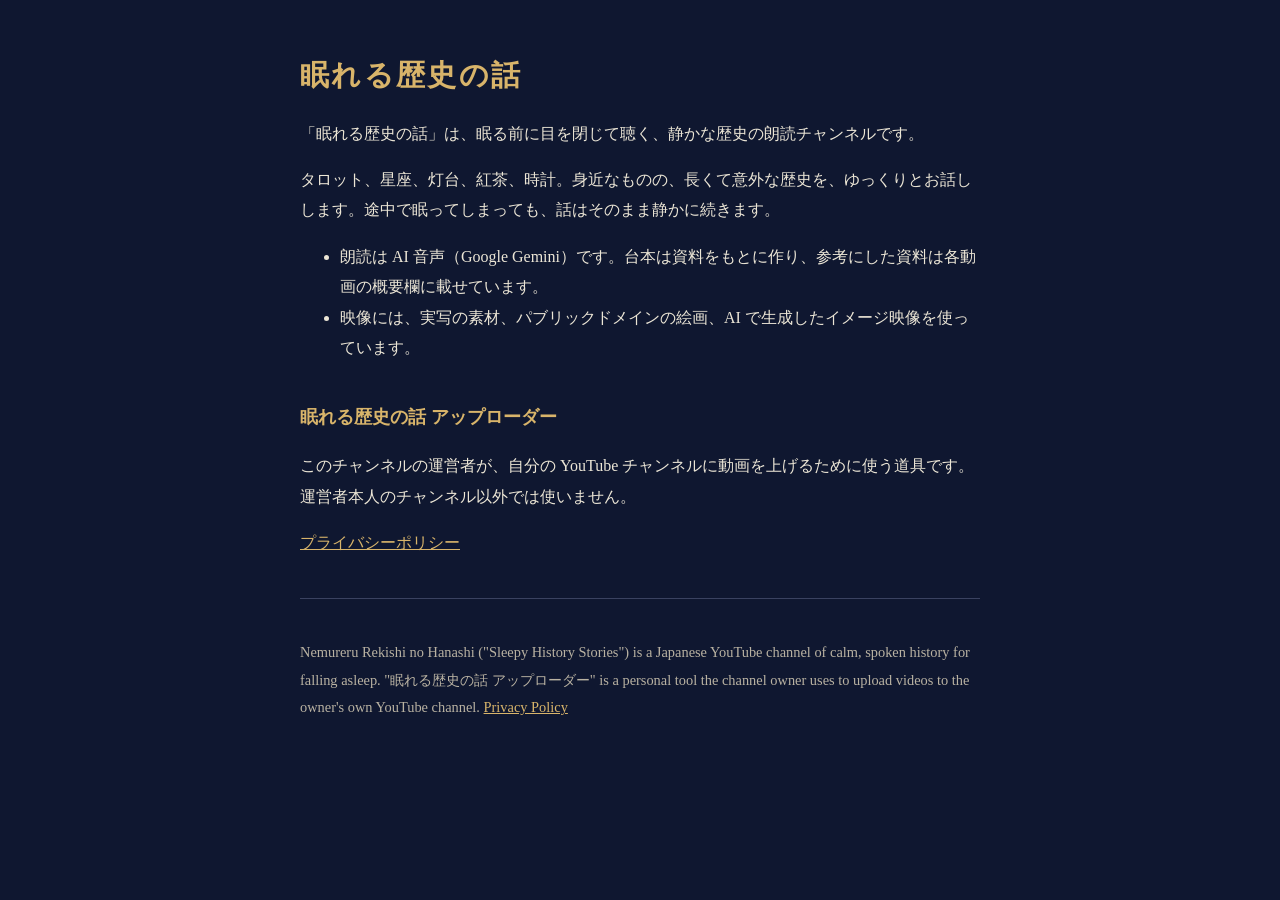
<file: index.html>
<!doctype html>
<html lang="ja">
<head>
<meta charset="utf-8">
<meta name="viewport" content="width=device-width, initial-scale=1">
<title>眠れる歴史の話</title>
<link rel="stylesheet" href="style.css">
</head>
<body>
<main>
<h1>眠れる歴史の話</h1>
<p>「眠れる歴史の話」は、眠る前に目を閉じて聴く、静かな歴史の朗読チャンネルです。</p>
<p>タロット、星座、灯台、紅茶、時計。身近なものの、長くて意外な歴史を、ゆっくりとお話しします。途中で眠ってしまっても、話はそのまま静かに続きます。</p>
<ul>
<li>朗読は AI 音声（Google Gemini）です。台本は資料をもとに作り、参考にした資料は各動画の概要欄に載せています。</li>
<li>映像には、実写の素材、パブリックドメインの絵画、AI で生成したイメージ映像を使っています。</li>
</ul>

<h2>眠れる歴史の話 アップローダー</h2>
<p>このチャンネルの運営者が、自分の YouTube チャンネルに動画を上げるために使う道具です。運営者本人のチャンネル以外では使いません。</p>
<p><a href="privacy.html">プライバシーポリシー</a></p>

<hr>
<p class="muted">Nemureru Rekishi no Hanashi ("Sleepy History Stories") is a Japanese YouTube channel of calm, spoken history for falling asleep. "眠れる歴史の話 アップローダー" is a personal tool the channel owner uses to upload videos to the owner's own YouTube channel. <a href="privacy.html">Privacy Policy</a></p>
</main>
</body>
</html>
</file>
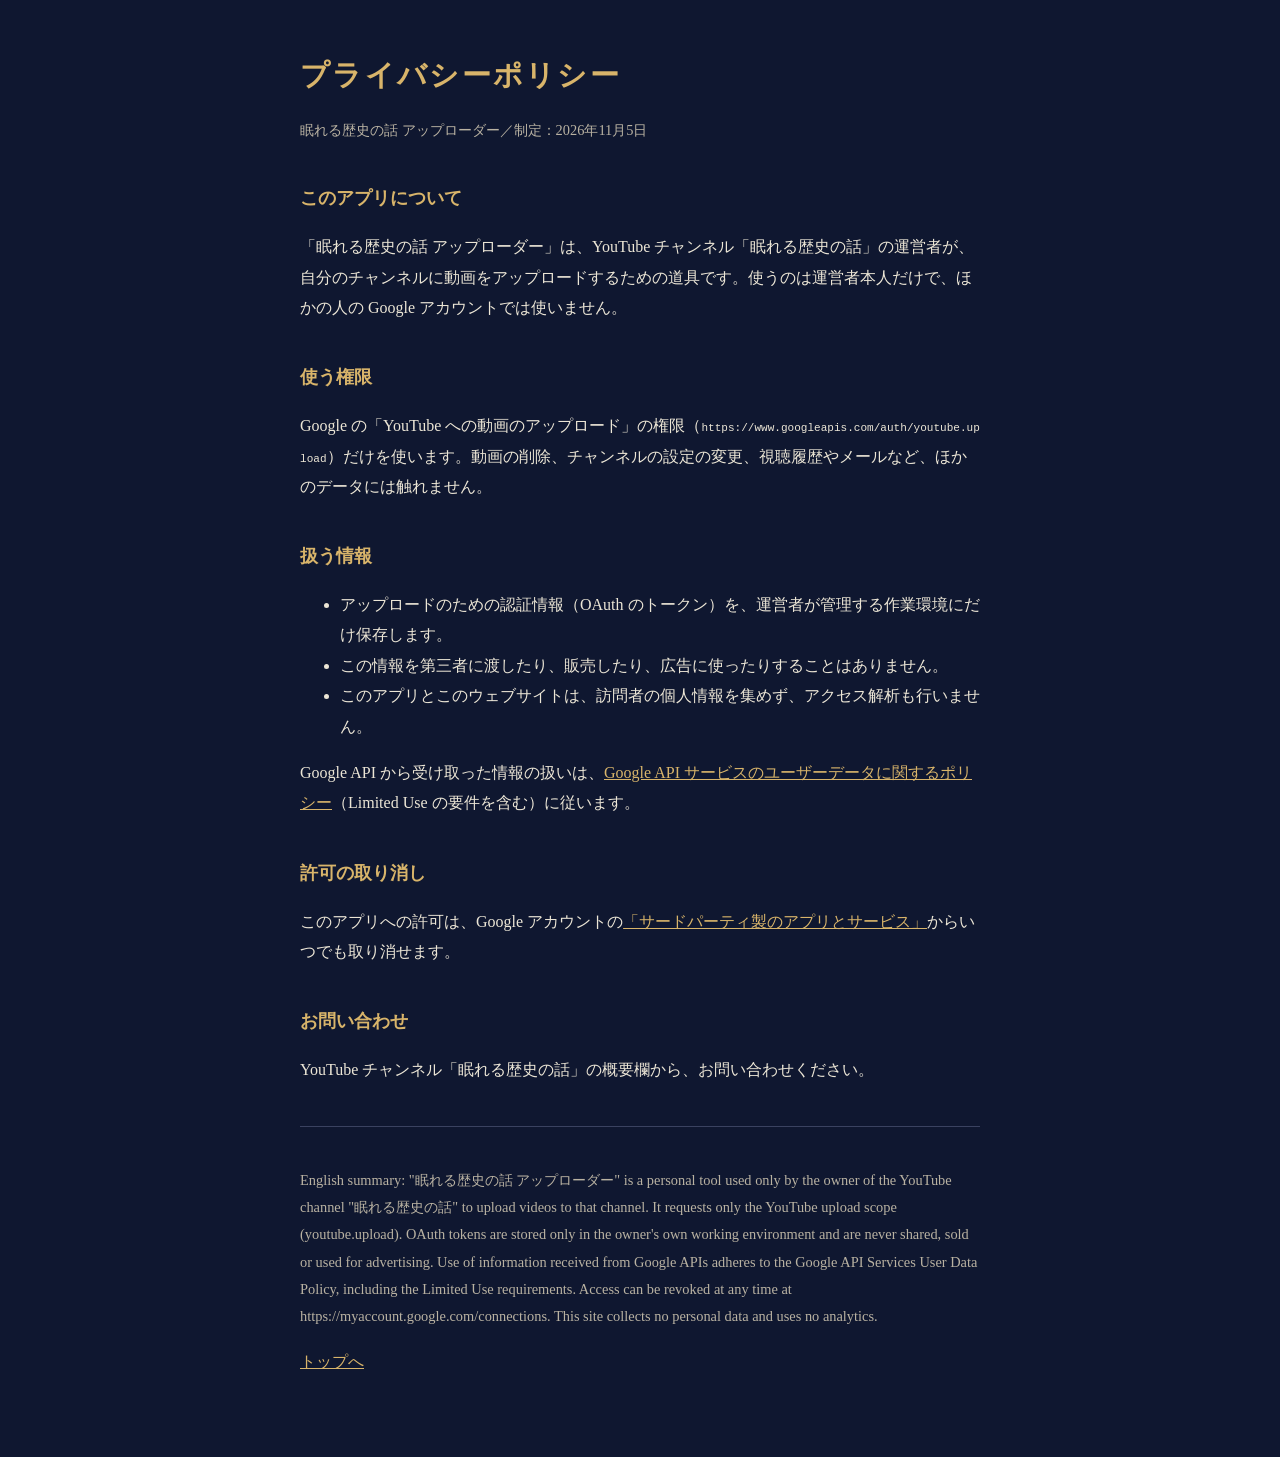
<file: privacy.html>
<!doctype html>
<html lang="ja">
<head>
<meta charset="utf-8">
<meta name="viewport" content="width=device-width, initial-scale=1">
<title>プライバシーポリシー｜眠れる歴史の話 アップローダー</title>
<link rel="stylesheet" href="style.css">
</head>
<body>
<main>
<h1>プライバシーポリシー</h1>
<p class="muted">眠れる歴史の話 アップローダー／制定：2026年11月5日</p>

<h2>このアプリについて</h2>
<p>「眠れる歴史の話 アップローダー」は、YouTube チャンネル「眠れる歴史の話」の運営者が、自分のチャンネルに動画をアップロードするための道具です。使うのは運営者本人だけで、ほかの人の Google アカウントでは使いません。</p>

<h2>使う権限</h2>
<p>Google の「YouTube への動画のアップロード」の権限（<code>https://www.googleapis.com/auth/youtube.upload</code>）だけを使います。動画の削除、チャンネルの設定の変更、視聴履歴やメールなど、ほかのデータには触れません。</p>

<h2>扱う情報</h2>
<ul>
<li>アップロードのための認証情報（OAuth のトークン）を、運営者が管理する作業環境にだけ保存します。</li>
<li>この情報を第三者に渡したり、販売したり、広告に使ったりすることはありません。</li>
<li>このアプリとこのウェブサイトは、訪問者の個人情報を集めず、アクセス解析も行いません。</li>
</ul>
<p>Google API から受け取った情報の扱いは、<a href="https://developers.google.com/terms/api-services-user-data-policy">Google API サービスのユーザーデータに関するポリシー</a>（Limited Use の要件を含む）に従います。</p>

<h2>許可の取り消し</h2>
<p>このアプリへの許可は、Google アカウントの<a href="https://myaccount.google.com/connections">「サードパーティ製のアプリとサービス」</a>からいつでも取り消せます。</p>

<h2>お問い合わせ</h2>
<p>YouTube チャンネル「眠れる歴史の話」の概要欄から、お問い合わせください。</p>

<hr>
<p class="muted">English summary: "眠れる歴史の話 アップローダー" is a personal tool used only by the owner of the YouTube channel "眠れる歴史の話" to upload videos to that channel. It requests only the YouTube upload scope (youtube.upload). OAuth tokens are stored only in the owner's own working environment and are never shared, sold or used for advertising. Use of information received from Google APIs adheres to the Google API Services User Data Policy, including the Limited Use requirements. Access can be revoked at any time at https://myaccount.google.com/connections. This site collects no personal data and uses no analytics.</p>
<p><a href="index.html">トップへ</a></p>
</main>
</body>
</html>
</file>
<file: style.css>
:root{--bg:#0f1730;--fg:#ece6d6;--muted:#b9b2a2;--gold:#d8b46a}
*{box-sizing:border-box}
html{background:var(--bg)}
body{margin:0;background:var(--bg);color:var(--fg);font-family:"Hiragino Mincho ProN","Yu Mincho","Noto Serif JP",serif;line-height:1.9}
main{max-width:720px;margin:0 auto;padding:48px 20px 64px}
h1{font-size:1.8rem;letter-spacing:.08em;margin:0 0 .4em;color:var(--gold)}
h2{font-size:1.15rem;margin:2em 0 .5em;color:var(--gold)}
p,li{color:var(--fg)}
.muted{color:var(--muted);font-size:.9rem}
a{color:var(--gold)}
hr{border:0;border-top:1px solid #3a4260;margin:2.5em 0}
code{word-break:break-all;font-size:.85em}
</file>
